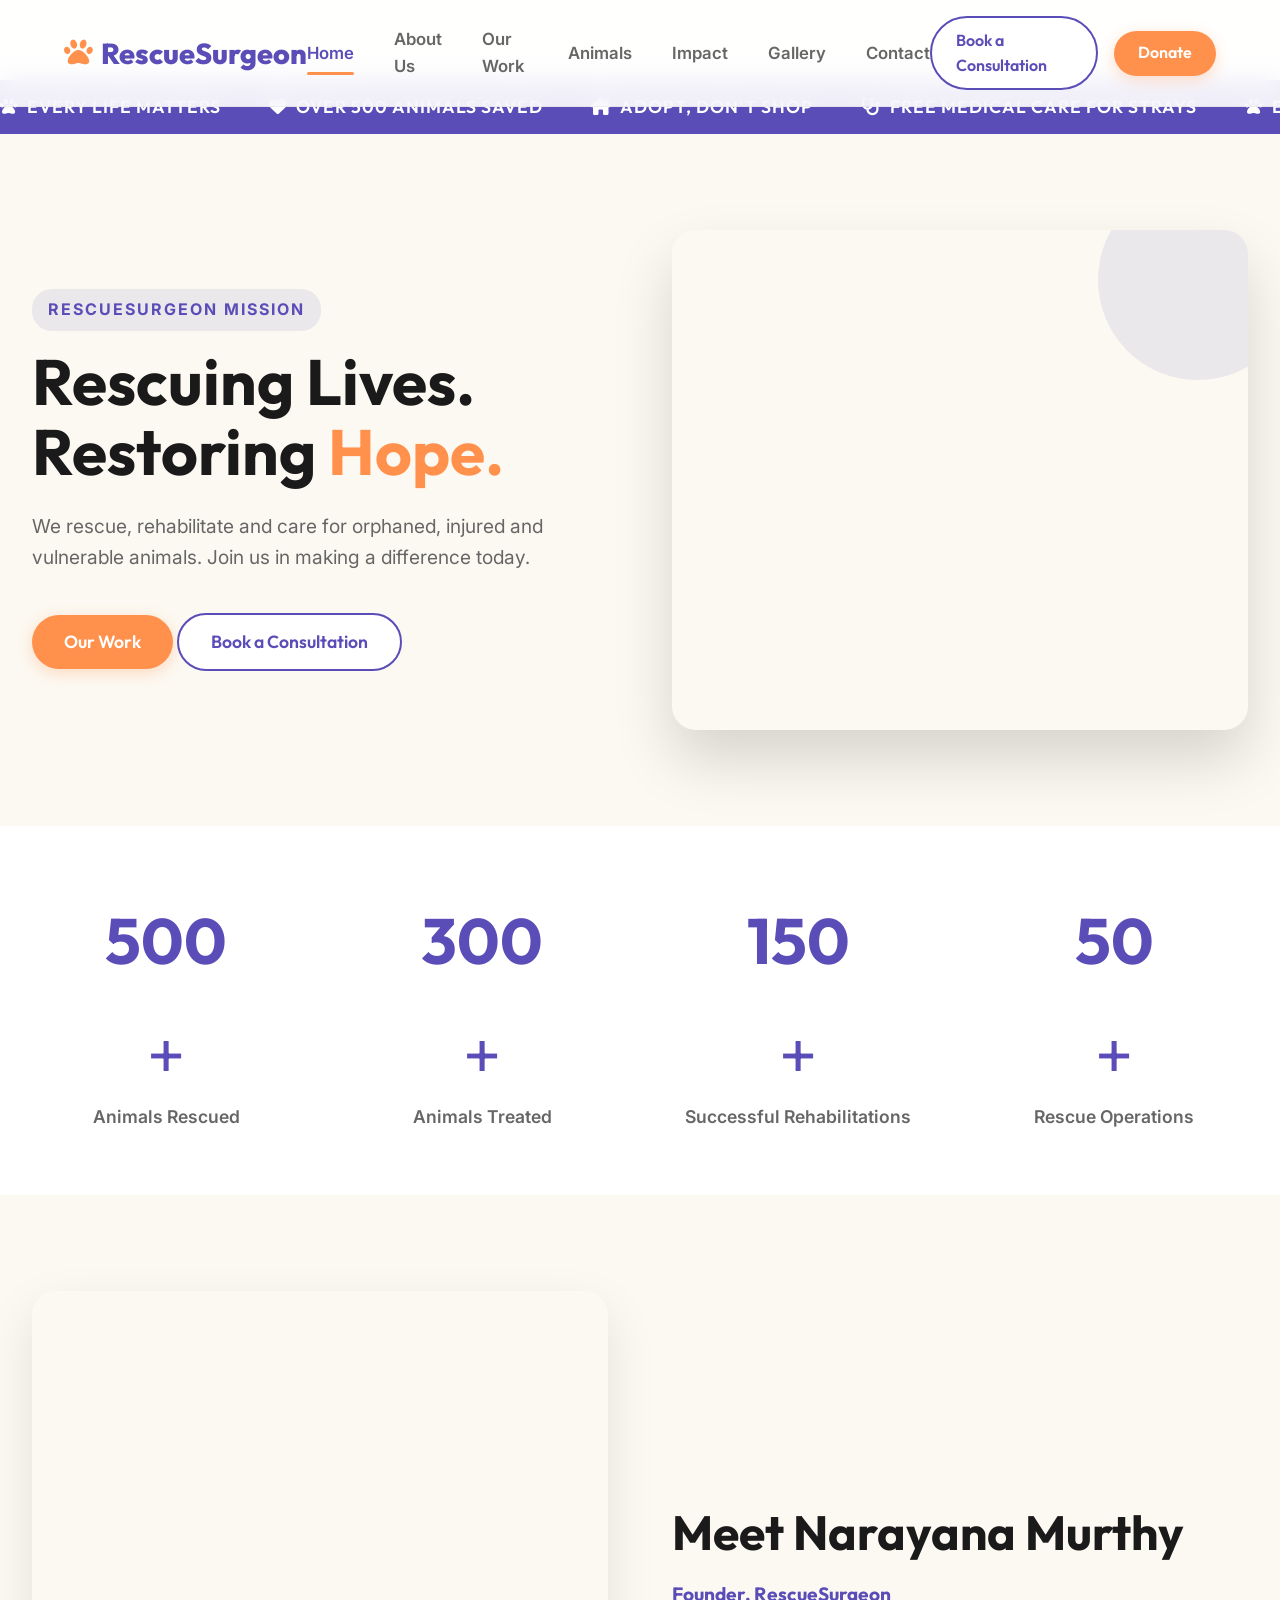
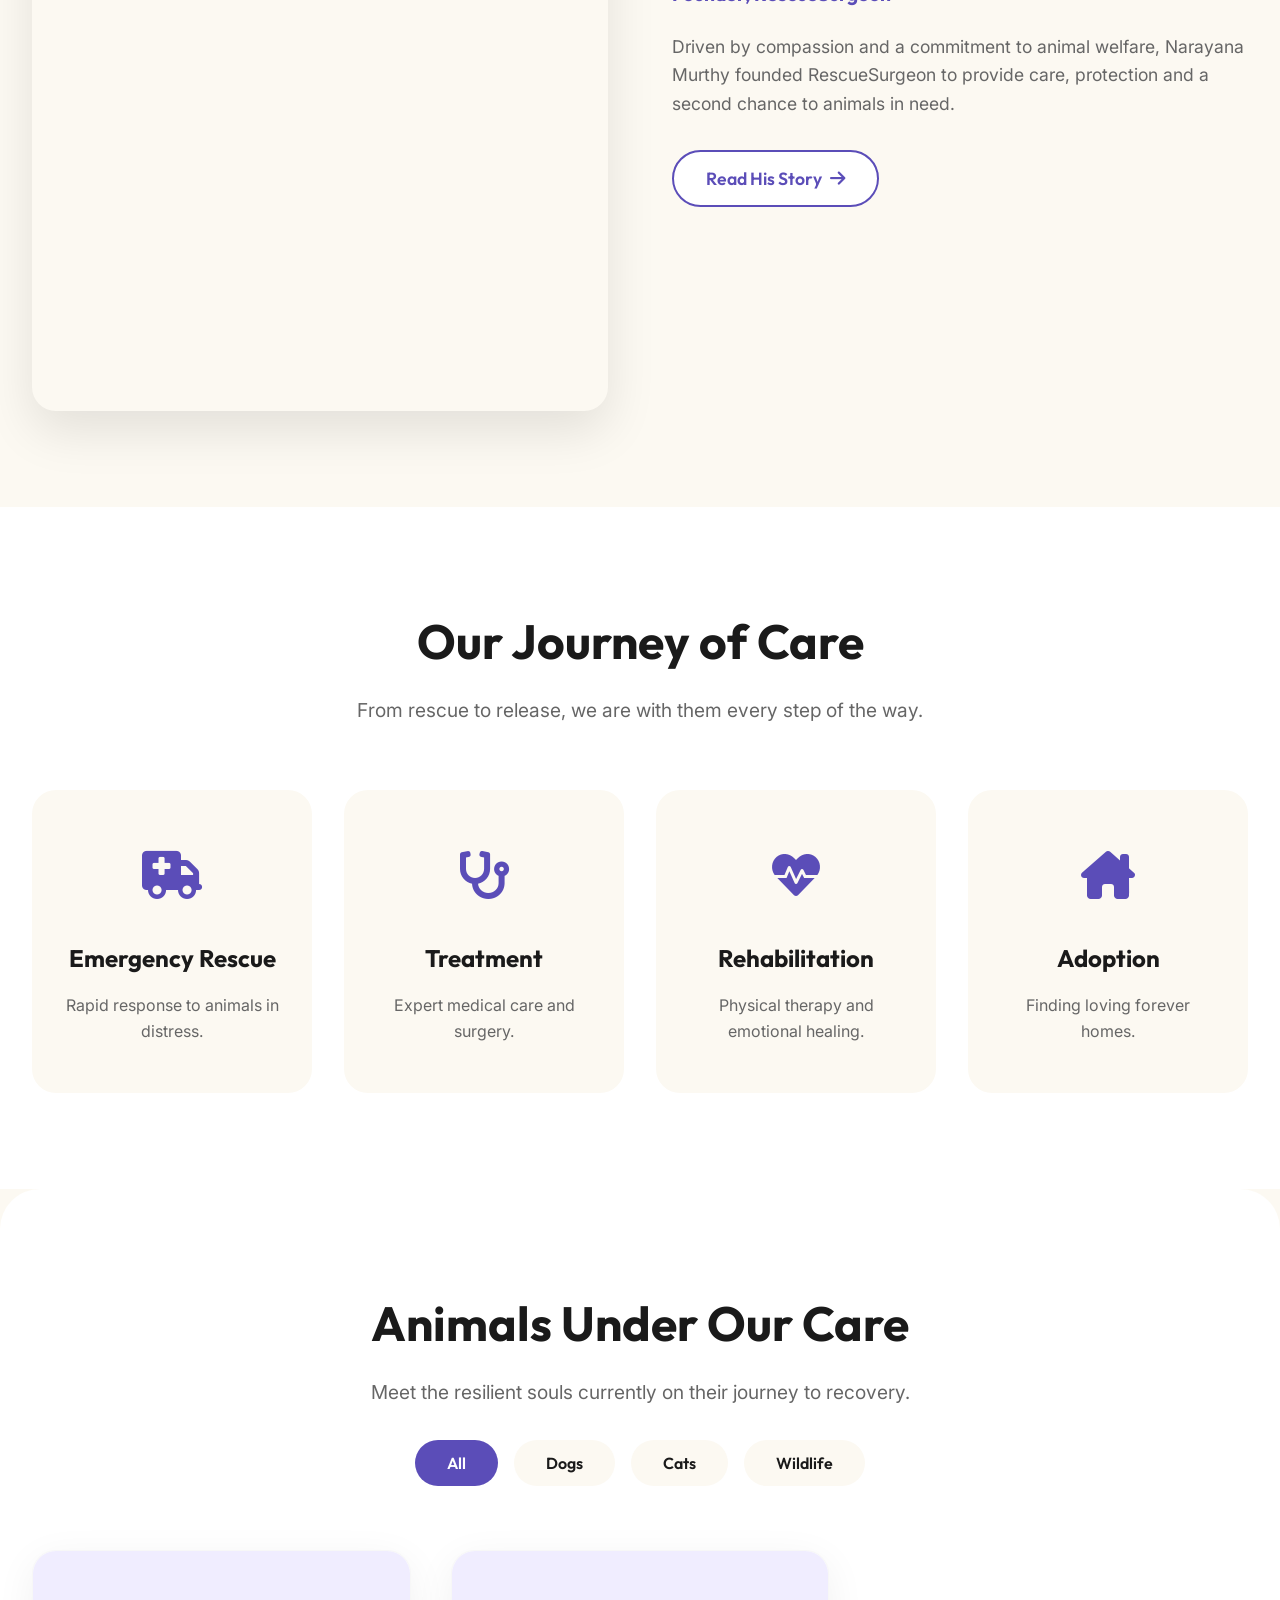
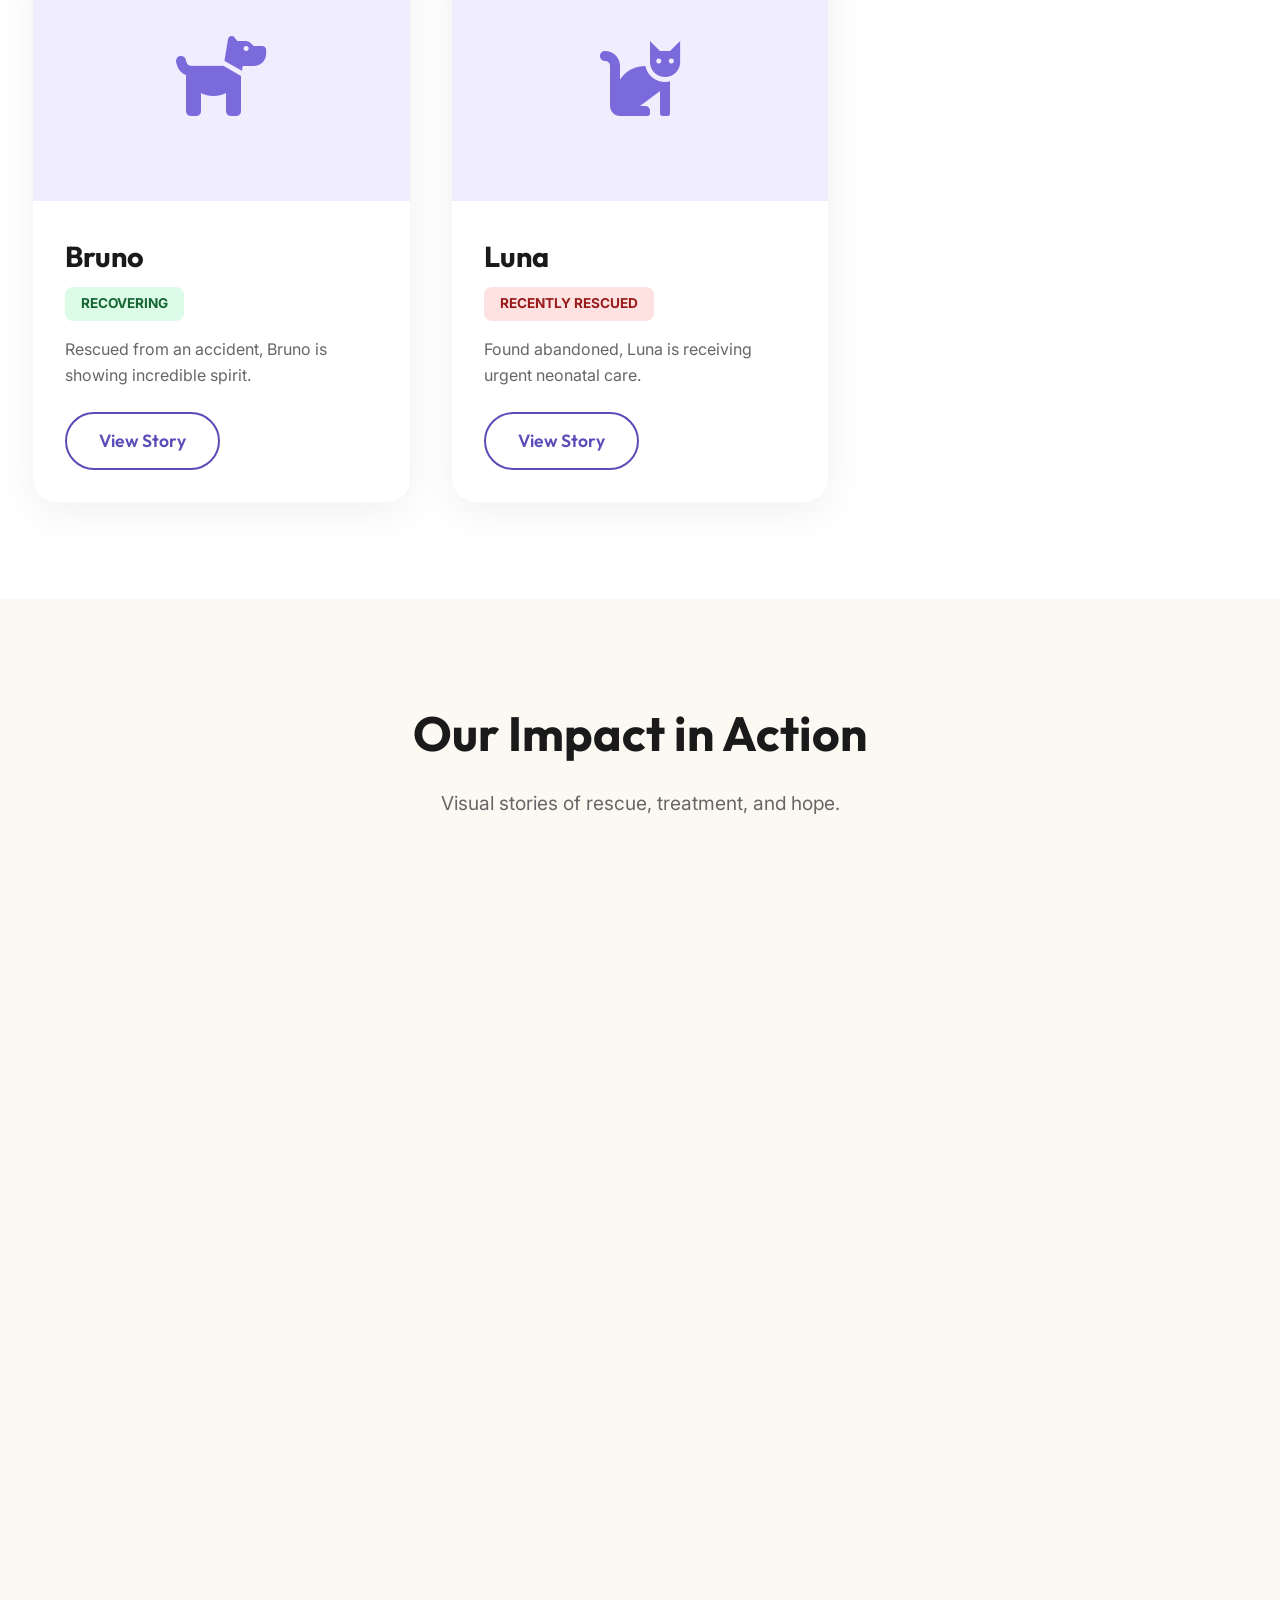
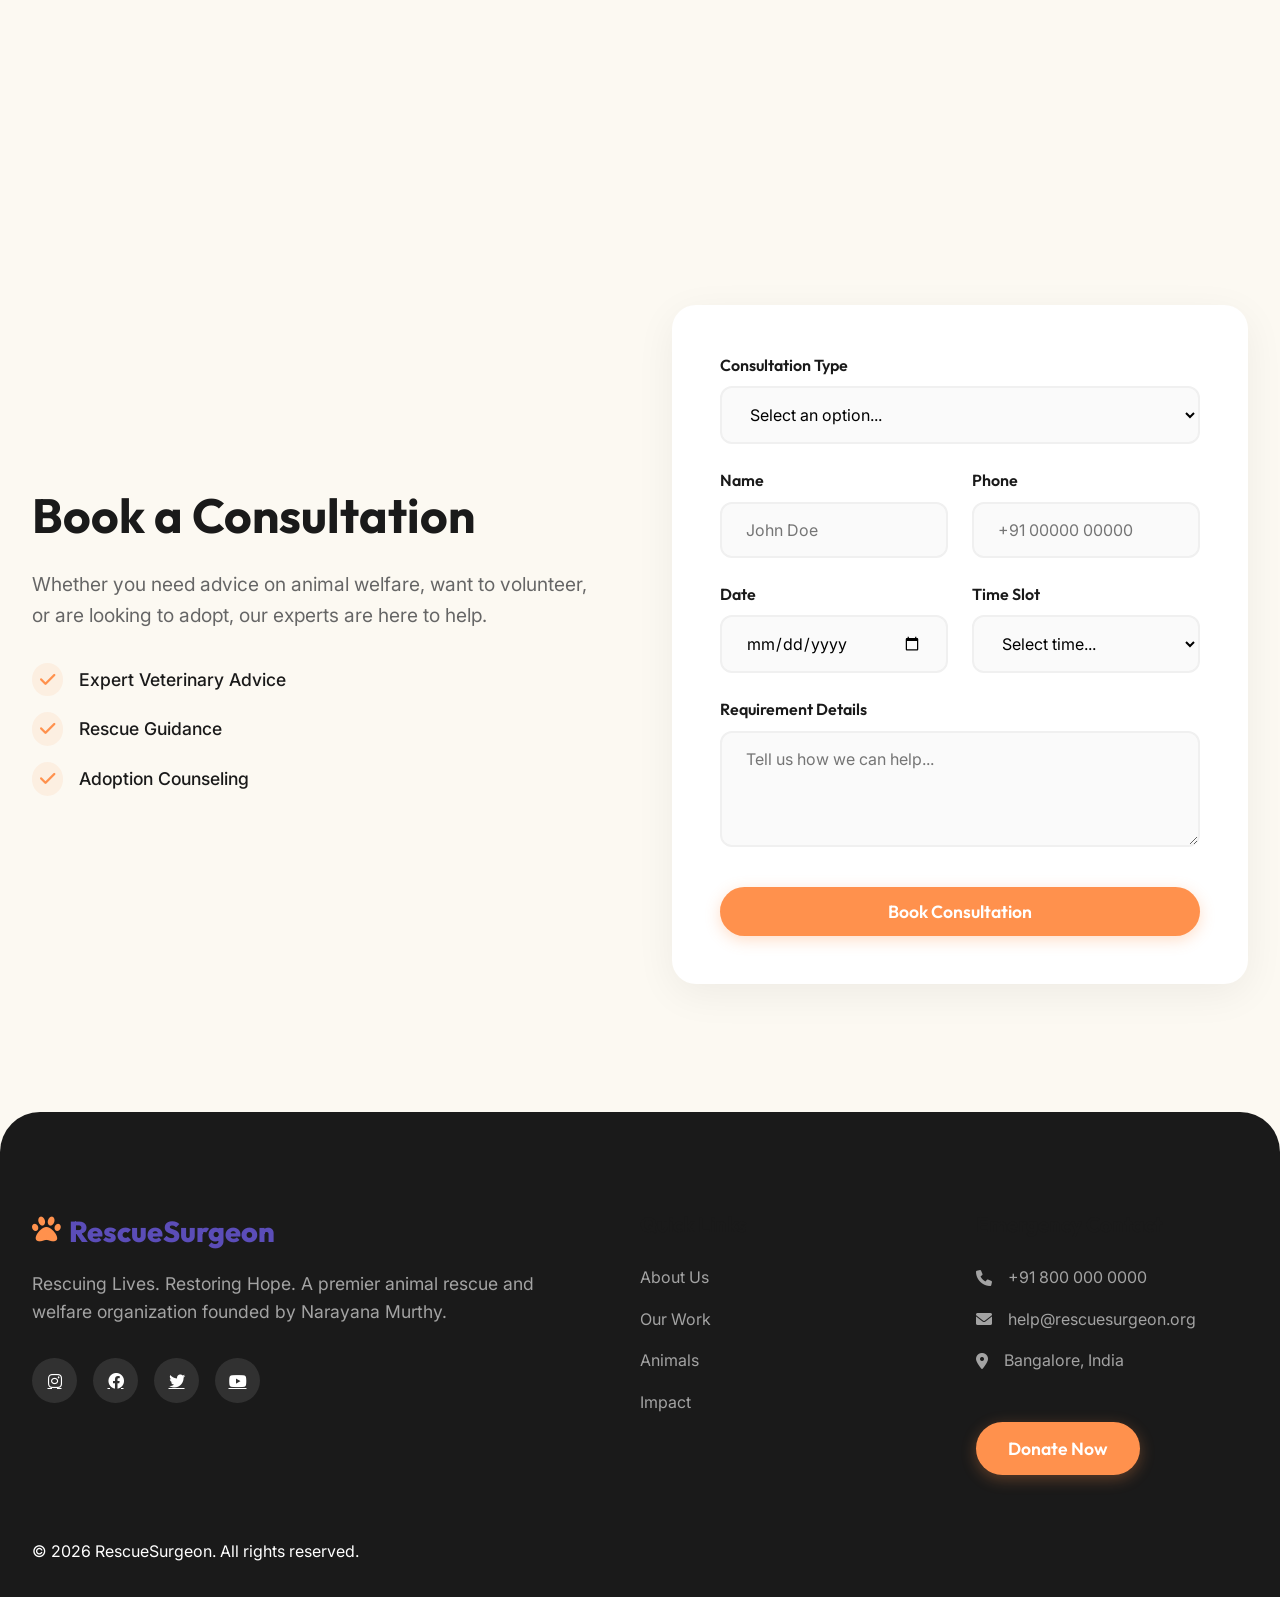
<file: index.html>
<!DOCTYPE html>
<html lang="en">
<head>
    <meta charset="UTF-8">
    <meta name="viewport" content="width=device-width, initial-scale=1.0">
    <title>RescueSurgeon | Rescuing Lives. Restoring Hope.</title>
    <meta name="description" content="RescueSurgeon, led by Narayana Murthy, is dedicated to rescuing, rehabilitating, and caring for orphaned, injured, and vulnerable animals.">
    <link rel="stylesheet" href="style.css">
    <link rel="preconnect" href="https://fonts.googleapis.com">
    <link rel="preconnect" href="https://fonts.gstatic.com" crossorigin>
    <link href="https://fonts.googleapis.com/css2?family=Outfit:wght@300;400;500;600;700;800&family=Inter:wght@300;400;500;600&display=swap" rel="stylesheet">
    <link href="https://cdnjs.cloudflare.com/ajax/libs/font-awesome/6.0.0/css/all.min.css" rel="stylesheet">
</head>
<body>

    <!-- Navigation -->
    <nav class="navbar">
        <div class="nav-container">
            <a href="#" class="logo">
                <i class="fa-solid fa-paw"></i> RescueSurgeon
            </a>
            
            <div class="nav-links">
                <a href="#home" class="active">Home</a>
                <a href="#about">About Us</a>
                <a href="#work">Our Work</a>
                <a href="#animals">Animals</a>
                <a href="#impact">Impact</a>
                <a href="#gallery">Gallery</a>
                <a href="#contact">Contact</a>
            </div>

            <div class="nav-actions">
                <a href="#consultation" class="btn btn-outline">Book a Consultation</a>
                <a href="#donate" class="btn btn-primary">Donate</a>
            </div>

            <button class="mobile-menu-btn">
                <i class="fa-solid fa-bars"></i>
            </button>
        </div>
    </nav>

    <!-- Scrolling Marquee -->
    <div class="marquee-container">
        <div class="marquee-content">
            <span><i class="fa-solid fa-paw"></i> Every life matters</span>
            <span><i class="fa-solid fa-heart"></i> Over 500 animals saved</span>
            <span><i class="fa-solid fa-house-chimney"></i> Adopt, Don't Shop</span>
            <span><i class="fa-solid fa-stethoscope"></i> Free medical care for strays</span>
            <!-- Duplicated for seamless loop -->
            <span><i class="fa-solid fa-paw"></i> Every life matters</span>
            <span><i class="fa-solid fa-heart"></i> Over 500 animals saved</span>
            <span><i class="fa-solid fa-house-chimney"></i> Adopt, Don't Shop</span>
            <span><i class="fa-solid fa-stethoscope"></i> Free medical care for strays</span>
        </div>
    </div>

    <!-- Hero Section -->
    <section id="home" class="hero">
        <div class="hero-content">
            <span class="hero-subtitle">RescueSurgeon Mission</span>
            <h1 class="hero-title">Rescuing Lives.<br>Restoring <span>Hope.</span></h1>
            <p class="hero-desc">We rescue, rehabilitate and care for orphaned, injured and vulnerable animals. Join us in making a difference today.</p>
            <div class="hero-cta">
                <a href="#work" class="btn btn-primary">Our Work</a>
                <a href="#consultation" class="btn btn-outline">Book a Consultation</a>
            </div>
        </div>
        <div class="hero-image-placeholder" style="background: url('https://images.unsplash.com/photo-1548199973-03cce0bbc87b?ixlib=rb-4.0.3&auto=format&fit=crop&w=1000&q=80') center/cover; box-shadow: 0 30px 60px rgba(0,0,0,0.15);">
        </div>
    </section>

    <!-- Impact Counters Section -->
    <section class="stats-section">
        <div class="stats-container">
            <div class="stat-box">
                <h3 class="counter" data-target="500">0</h3><span>+</span>
                <p>Animals Rescued</p>
            </div>
            <div class="stat-box">
                <h3 class="counter" data-target="300">0</h3><span>+</span>
                <p>Animals Treated</p>
            </div>
            <div class="stat-box">
                <h3 class="counter" data-target="150">0</h3><span>+</span>
                <p>Successful Rehabilitations</p>
            </div>
            <div class="stat-box">
                <h3 class="counter" data-target="50">0</h3><span>+</span>
                <p>Rescue Operations</p>
            </div>
        </div>
    </section>

    <!-- Founder Section -->
    <section id="about" class="founder-section">
        <div class="founder-container">
            <div class="founder-image">
                <div class="image-placeholder" style="background: url('https://images.unsplash.com/photo-1560250097-0b93528c311a?ixlib=rb-4.0.3&auto=format&fit=crop&w=800&q=80') center/cover; box-shadow: 0 20px 50px rgba(0,0,0,0.1);"></div>
            </div>
            <div class="founder-content">
                <h2>Meet Narayana Murthy</h2>
                <h4>Founder, RescueSurgeon</h4>
                <p>Driven by compassion and a commitment to animal welfare, Narayana Murthy founded RescueSurgeon to provide care, protection and a second chance to animals in need.</p>
                <a href="#founder-story" class="btn btn-outline">Read His Story <i class="fa-solid fa-arrow-right"></i></a>
            </div>
        </div>
    </section>

    <!-- Our Work Section Preview -->
    <section id="work" class="work-section">
        <div class="section-header">
            <h2>Our Journey of Care</h2>
            <p>From rescue to release, we are with them every step of the way.</p>
        </div>
        <div class="work-categories">
            <div class="work-card">
                <div class="work-icon"><i class="fa-solid fa-truck-medical"></i></div>
                <h3>Emergency Rescue</h3>
                <p>Rapid response to animals in distress.</p>
            </div>
            <div class="work-card">
                <div class="work-icon"><i class="fa-solid fa-stethoscope"></i></div>
                <h3>Treatment</h3>
                <p>Expert medical care and surgery.</p>
            </div>
            <div class="work-card">
                <div class="work-icon"><i class="fa-solid fa-heart-pulse"></i></div>
                <h3>Rehabilitation</h3>
                <p>Physical therapy and emotional healing.</p>
            </div>
            <div class="work-card">
                <div class="work-icon"><i class="fa-solid fa-house-chimney"></i></div>
                <h3>Adoption</h3>
                <p>Finding loving forever homes.</p>
            </div>
        </div>
    </section>

    <!-- Animals Section -->
    <section id="animals" class="animals-section">
        <div class="section-header">
            <h2>Animals Under Our Care</h2>
            <p>Meet the resilient souls currently on their journey to recovery.</p>
            <div class="animal-filters">
                <button class="filter-btn active" data-filter="all">All</button>
                <button class="filter-btn" data-filter="dogs">Dogs</button>
                <button class="filter-btn" data-filter="cats">Cats</button>
                <button class="filter-btn" data-filter="wildlife">Wildlife</button>
            </div>
        </div>
        
        <div class="animals-grid" id="animals-container">
            <!-- Animals will be loaded dynamically here via API -->
            <div class="animal-card" data-category="dogs">
                <div class="animal-img placeholder-img"><i class="fa-solid fa-dog"></i></div>
                <div class="animal-info">
                    <h3>Bruno</h3>
                    <span class="status recovering">Recovering</span>
                    <p>Rescued from an accident, Bruno is showing incredible spirit.</p>
                    <a href="#" class="btn btn-outline btn-small">View Story</a>
                </div>
            </div>
            
            <div class="animal-card" data-category="cats">
                <div class="animal-img placeholder-img"><i class="fa-solid fa-cat"></i></div>
                <div class="animal-info">
                    <h3>Luna</h3>
                    <span class="status rescued">Recently Rescued</span>
                    <p>Found abandoned, Luna is receiving urgent neonatal care.</p>
                    <a href="#" class="btn btn-outline btn-small">View Story</a>
                </div>
            </div>
        </div>
    </section>

    <!-- Gallery Section -->
    <section id="gallery" class="gallery-section">
         <div class="section-header">
            <h2>Our Impact in Action</h2>
            <p>Visual stories of rescue, treatment, and hope.</p>
        </div>
        <div class="masonry-gallery">
            <div class="gallery-item large" style="background: url('https://images.unsplash.com/photo-1543466835-00a7907e9de1?ixlib=rb-4.0.3&auto=format&fit=crop&w=800&q=80') center/cover;"></div>
            <div class="gallery-item" style="background: url('https://images.unsplash.com/photo-1514888286974-6c03e2ca1dba?ixlib=rb-4.0.3&auto=format&fit=crop&w=500&q=80') center/cover;"></div>
            <div class="gallery-item" style="background: url('https://images.unsplash.com/photo-1601758177266-bc59971939ed?ixlib=rb-4.0.3&auto=format&fit=crop&w=500&q=80') center/cover;"></div>
            <div class="gallery-item" style="background: url('https://images.unsplash.com/photo-1541364983171-a8ba01e95cfc?ixlib=rb-4.0.3&auto=format&fit=crop&w=500&q=80') center/cover;"></div>
            <div class="gallery-item wide" style="background: url('https://images.unsplash.com/photo-1583337130417-3346a1be7dee?ixlib=rb-4.0.3&auto=format&fit=crop&w=1000&q=80') center/cover;"></div>
        </div>
    </section>

    <!-- Consultation Booking -->
    <section id="consultation" class="booking-section">
        <div class="booking-container">
            <div class="booking-info">
                <h2>Book a Consultation</h2>
                <p>Whether you need advice on animal welfare, want to volunteer, or are looking to adopt, our experts are here to help.</p>
                <ul class="booking-benefits">
                    <li><i class="fa-solid fa-check"></i> Expert Veterinary Advice</li>
                    <li><i class="fa-solid fa-check"></i> Rescue Guidance</li>
                    <li><i class="fa-solid fa-check"></i> Adoption Counseling</li>
                </ul>
            </div>
            <div class="booking-form-wrapper">
                <form id="booking-form" class="styled-form">
                    <div class="form-group">
                        <label>Consultation Type</label>
                        <select required>
                            <option value="">Select an option...</option>
                            <option value="rescue">Animal Rescue Consultation</option>
                            <option value="adoption">Adoption Consultation</option>
                            <option value="volunteer">Volunteer Consultation</option>
                            <option value="general">General Consultation</option>
                        </select>
                    </div>
                    <div class="form-row">
                        <div class="form-group">
                            <label>Name</label>
                            <input type="text" required placeholder="John Doe">
                        </div>
                        <div class="form-group">
                            <label>Phone</label>
                            <input type="tel" required placeholder="+91 00000 00000">
                        </div>
                    </div>
                    <div class="form-row">
                        <div class="form-group">
                            <label>Date</label>
                            <input type="date" required>
                        </div>
                        <div class="form-group">
                            <label>Time Slot</label>
                            <select required>
                                <option value="">Select time...</option>
                                <option value="10:00">10:00 AM</option>
                                <option value="11:30">11:30 AM</option>
                                <option value="14:00">2:00 PM</option>
                                <option value="16:30">4:30 PM</option>
                            </select>
                        </div>
                    </div>
                    <div class="form-group">
                        <label>Requirement Details</label>
                        <textarea rows="4" required placeholder="Tell us how we can help..."></textarea>
                    </div>
                    <button type="submit" class="btn btn-primary btn-full">Book Consultation</button>
                </form>
            </div>
        </div>
    </section>

    <!-- Footer -->
    <footer class="site-footer">
        <div class="footer-content">
            <div class="footer-brand">
                <a href="#" class="logo text-white">
                    <i class="fa-solid fa-paw"></i> RescueSurgeon
                </a>
                <p>Rescuing Lives. Restoring Hope. A premier animal rescue and welfare organization founded by Narayana Murthy.</p>
                <div class="social-links">
                    <a href="#"><i class="fa-brands fa-instagram"></i></a>
                    <a href="#"><i class="fa-brands fa-facebook"></i></a>
                    <a href="#"><i class="fa-brands fa-twitter"></i></a>
                    <a href="#"><i class="fa-brands fa-youtube"></i></a>
                </div>
            </div>
            <div class="footer-links">
                <h3>Quick Links</h3>
                <a href="#about">About Us</a>
                <a href="#work">Our Work</a>
                <a href="#animals">Animals</a>
                <a href="#impact">Impact</a>
            </div>
            <div class="footer-contact">
                <h3>Emergency Contact</h3>
                <p><i class="fa-solid fa-phone"></i> +91 800 000 0000</p>
                <p><i class="fa-solid fa-envelope"></i> help@rescuesurgeon.org</p>
                <p><i class="fa-solid fa-location-dot"></i> Bangalore, India</p>
                <a href="#donate" class="btn btn-primary mt-3">Donate Now</a>
            </div>
        </div>
        <div class="footer-bottom">
            <p>&copy; 2026 RescueSurgeon. All rights reserved.</p>
        </div>
    </footer>

    <script src="script.js"></script>
</body>
</html>
</file>
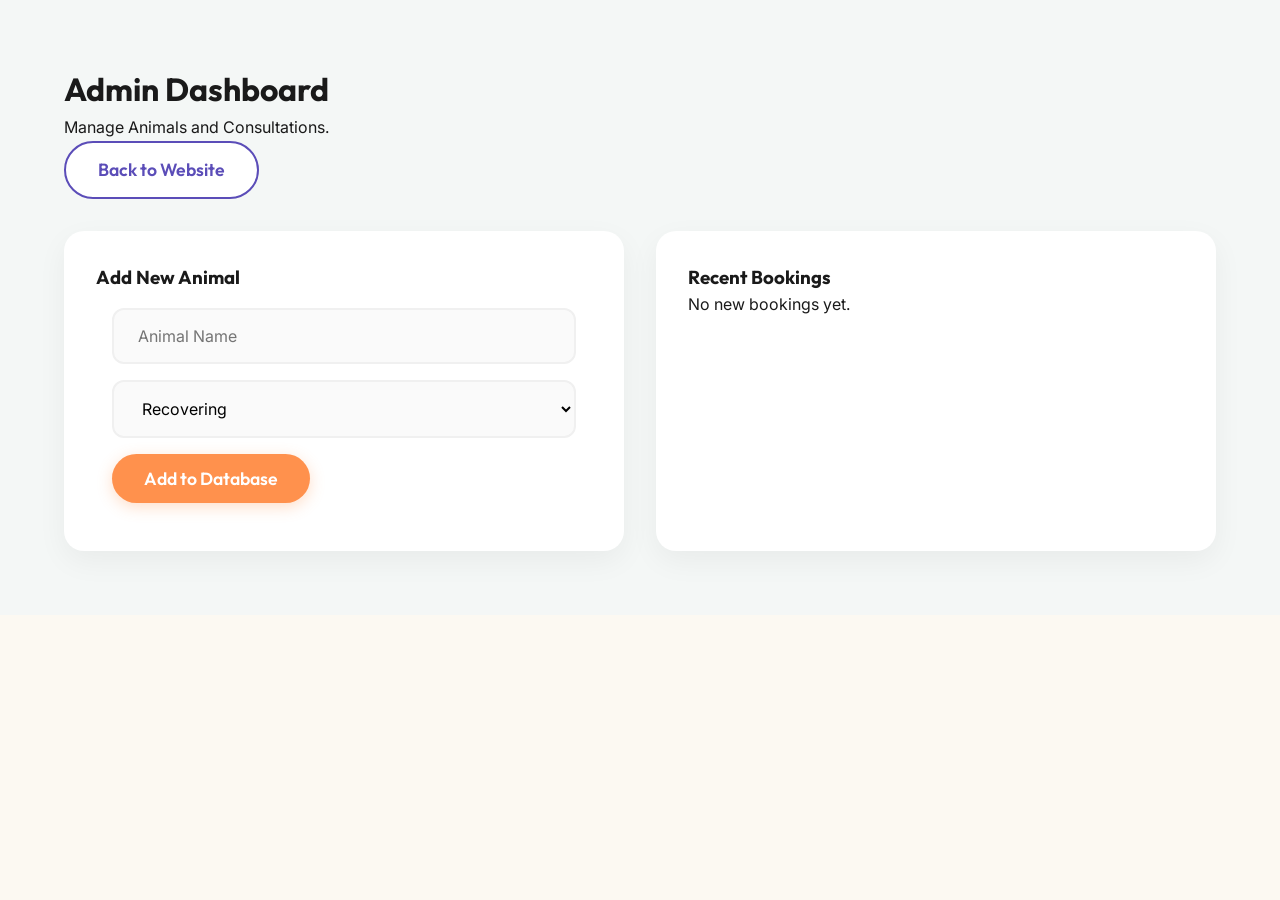
<file: admin.html>
<!DOCTYPE html>
<html lang="en">
<head>
    <meta charset="UTF-8">
    <title>RescueSurgeon | Admin Dashboard</title>
    <link rel="stylesheet" href="style.css">
    <link href="https://fonts.googleapis.com/css2?family=Outfit:wght@400;600&family=Inter:wght@400;500&display=swap" rel="stylesheet">
    <style>
        body { padding: 4rem; background: #f4f7f6; }
        .admin-header { margin-bottom: 2rem; }
        .dashboard-grid { display: grid; grid-template-columns: 1fr 1fr; gap: 2rem; }
        .card { background: white; padding: 2rem; border-radius: 20px; box-shadow: 0 10px 30px rgba(0,0,0,0.05); }
    </style>
</head>
<body>
    <div class="admin-header">
        <h1>Admin Dashboard</h1>
        <p>Manage Animals and Consultations.</p>
        <a href="index.html" class="btn btn-outline">Back to Website</a>
    </div>
    
    <div class="dashboard-grid">
        <div class="card">
            <h3>Add New Animal</h3>
            <form class="styled-form" style="padding: 1rem; box-shadow: none;">
                <input type="text" placeholder="Animal Name" style="margin-bottom:1rem;"><br>
                <select style="margin-bottom:1rem;">
                    <option>Recovering</option>
                    <option>Adopted</option>
                </select><br>
                <button class="btn btn-primary" type="button">Add to Database</button>
            </form>
        </div>
        <div class="card">
            <h3>Recent Bookings</h3>
            <p>No new bookings yet.</p>
        </div>
    </div>
</body>
</html>
</file>
<file: style.css>
:root {
    /* Supertails Inspired Color Palette */
    --primary-color: #5b4db8; /* Vibrant Purple/Blue */
    --primary-light: #7a6adb;
    --accent-color: #ff914d; /* Playful Orange */
    --accent-light: #ffb382;
    --bg-main: #fcf9f2; /* Soft warm off-white */
    --bg-white: #ffffff;
    --text-main: #1a1a1a;
    --text-muted: #666666;
    --text-light: #ffffff;
    
    --font-heading: 'Outfit', sans-serif;
    --font-body: 'Inter', sans-serif;

    --transition: all 0.3s cubic-bezier(0.25, 0.8, 0.25, 1);
    --shadow-soft: 0 10px 40px rgba(0,0,0,0.06);
    --border-radius-lg: 24px;
    --border-radius-pill: 50px;
}

* {
    margin: 0;
    padding: 0;
    box-sizing: border-box;
}

html {
    scroll-behavior: smooth;
    background-color: var(--bg-main);
}

body {
    font-family: var(--font-body);
    color: var(--text-main);
    background-color: var(--bg-main);
    line-height: 1.6;
    overflow-x: hidden;
}

h1, h2, h3, h4, h5, h6 {
    font-family: var(--font-heading);
    font-weight: 700;
    color: var(--text-main);
}

/* --- Buttons --- */
.btn {
    display: inline-flex;
    align-items: center;
    justify-content: center;
    padding: 0.8rem 2rem;
    font-family: var(--font-heading);
    font-weight: 600;
    border-radius: var(--border-radius-pill);
    text-decoration: none;
    transition: var(--transition);
    cursor: pointer;
    border: none;
    font-size: 1.1rem;
    gap: 0.5rem;
}

.btn-primary {
    background-color: var(--accent-color);
    color: var(--bg-white);
    box-shadow: 0 4px 15px rgba(255, 145, 77, 0.3);
}

.btn-primary:hover {
    background-color: #f07e37;
    transform: translateY(-3px);
    box-shadow: 0 8px 25px rgba(255, 145, 77, 0.4);
}

.btn-outline {
    background-color: var(--bg-white);
    color: var(--primary-color);
    border: 2px solid var(--primary-color);
}

.btn-outline:hover {
    background-color: var(--primary-color);
    color: var(--bg-white);
}

/* --- Navigation --- */
.navbar {
    position: fixed;
    top: 0;
    left: 0;
    width: 100%;
    z-index: 1000;
    background: rgba(255, 255, 255, 0.9);
    backdrop-filter: blur(12px);
    -webkit-backdrop-filter: blur(12px);
    border-bottom: 1px solid rgba(0,0,0,0.05);
    transition: var(--transition);
    padding: 1rem 0;
    box-shadow: 0 4px 30px rgba(0, 0, 0, 0.03);
}

.nav-container {
    max-width: 1400px;
    margin: 0 auto;
    padding: 0 2rem;
    display: flex;
    justify-content: space-between;
    align-items: center;
}

.logo {
    font-family: var(--font-heading);
    font-size: 1.8rem;
    font-weight: 800;
    color: var(--primary-color);
    text-decoration: none;
    display: flex;
    align-items: center;
    gap: 0.5rem;
}

.logo i {
    color: var(--accent-color);
}

.nav-links {
    display: flex;
    gap: 2.5rem;
    align-items: center;
}

.nav-links a {
    text-decoration: none;
    color: var(--text-muted);
    font-weight: 600;
    font-size: 1.05rem;
    transition: var(--transition);
    padding: 0.5rem 0;
    position: relative;
}

.nav-links a::after {
    content: '';
    position: absolute;
    bottom: 0;
    left: 0;
    width: 0;
    height: 3px;
    background-color: var(--accent-color);
    border-radius: 2px;
    transition: var(--transition);
}

.nav-links a:hover, .nav-links a.active {
    color: var(--primary-color);
}

.nav-links a:hover::after, .nav-links a.active::after {
    width: 100%;
}

.nav-actions {
    display: flex;
    gap: 1rem;
    align-items: center;
}

/* Adjust button padding slightly for navbar */
.nav-actions .btn {
    padding: 0.6rem 1.5rem;
    font-size: 1rem;
}

.mobile-menu-btn {
    display: none; /* Hide on desktop */
    background: none;
    border: none;
    font-size: 1.5rem;
    color: var(--primary-color);
    cursor: pointer;
}

@media (max-width: 1100px) {
    .nav-links { display: none; }
    .nav-actions { display: none; }
    .mobile-menu-btn { display: block; }
}

/* --- Marquee (Scrolling Ticker) --- */
.marquee-container {
    background-color: var(--primary-color);
    color: var(--bg-white);
    padding: 0.8rem 0;
    overflow: hidden;
    position: relative;
    white-space: nowrap;
    display: flex;
    margin-top: 80px; /* Offset for fixed nav */
}

.marquee-content {
    display: inline-flex;
    animation: marquee 20s linear infinite;
    gap: 3rem;
}

.marquee-content span {
    font-family: var(--font-heading);
    font-weight: 600;
    font-size: 1.1rem;
    text-transform: uppercase;
    letter-spacing: 1px;
    display: flex;
    align-items: center;
    gap: 0.5rem;
}

@keyframes marquee {
    0% { transform: translateX(0); }
    100% { transform: translateX(-50%); }
}

/* --- Hero Section --- */
.hero {
    padding: 6rem 2rem;
    max-width: 1300px;
    margin: 0 auto;
    display: flex;
    align-items: center;
    justify-content: space-between;
    background-color: var(--bg-main);
    border-radius: var(--border-radius-lg);
}

.hero-content {
    flex: 1;
    max-width: 600px;
}

.hero-subtitle {
    color: var(--primary-color);
    font-weight: 700;
    letter-spacing: 2px;
    text-transform: uppercase;
    margin-bottom: 1rem;
    display: inline-block;
    background: rgba(91, 77, 184, 0.1);
    padding: 0.5rem 1rem;
    border-radius: 20px;
}

.hero-title {
    font-size: 4rem;
    line-height: 1.1;
    margin-bottom: 1.5rem;
    color: var(--text-main);
}

.hero-title span {
    color: var(--accent-color);
}

.hero-desc {
    font-size: 1.2rem;
    margin-bottom: 2.5rem;
    color: var(--text-muted);
}

.hero-image-placeholder {
    flex: 1;
    height: 500px;
    background: #ffebc2;
    border-radius: var(--border-radius-lg);
    display: flex;
    align-items: center;
    justify-content: center;
    font-size: 8rem;
    color: var(--accent-color);
    box-shadow: var(--shadow-soft);
    margin-left: 4rem;
    position: relative;
    overflow: hidden;
}
.hero-image-placeholder::after {
    content: '';
    position: absolute;
    width: 200px;
    height: 200px;
    background: var(--primary-color);
    border-radius: 50%;
    top: -50px;
    right: -50px;
    opacity: 0.1;
}

/* --- Animals Section --- */
.animals-section {
    padding: 6rem 2rem;
    background-color: var(--bg-white);
    border-radius: 40px 40px 0 0;
}

.section-header {
    text-align: center;
    margin-bottom: 4rem;
}

.section-header h2 {
    font-size: 3rem;
    margin-bottom: 1rem;
}

.section-header p {
    color: var(--text-muted);
    font-size: 1.2rem;
}

.animal-filters {
    display: flex;
    justify-content: center;
    gap: 1rem;
    margin-top: 2rem;
}

.filter-btn {
    padding: 0.8rem 2rem;
    border: none;
    background: var(--bg-main);
    color: var(--text-main);
    border-radius: var(--border-radius-pill);
    font-family: var(--font-heading);
    font-weight: 600;
    cursor: pointer;
    transition: var(--transition);
    font-size: 1rem;
}

.filter-btn.active, .filter-btn:hover {
    background: var(--primary-color);
    color: var(--bg-white);
}

.animals-grid {
    max-width: 1300px;
    margin: 0 auto;
    display: grid;
    grid-template-columns: repeat(auto-fill, minmax(320px, 1fr));
    gap: 2.5rem;
}

.animal-card {
    background: var(--bg-white);
    border-radius: var(--border-radius-lg);
    overflow: hidden;
    box-shadow: var(--shadow-soft);
    transition: var(--transition);
    border: 1px solid rgba(0,0,0,0.03);
}

.animal-card:hover {
    transform: translateY(-10px);
    box-shadow: 0 20px 50px rgba(0,0,0,0.1);
}

.animal-img {
    height: 250px;
    background-color: #f0edff;
    display: flex;
    align-items: center;
    justify-content: center;
    font-size: 5rem;
    color: var(--primary-light);
}

.animal-info {
    padding: 2rem;
}

.animal-info h3 {
    font-size: 1.8rem;
    margin-bottom: 0.5rem;
}

.status {
    display: inline-block;
    padding: 0.4rem 1rem;
    border-radius: 8px;
    font-size: 0.85rem;
    font-weight: 700;
    text-transform: uppercase;
    margin-bottom: 1rem;
}

.status.recovering { background: #dcfce7; color: #166534; }
.status.rescued { background: #fee2e2; color: #991b1b; }

.animal-info p {
    color: var(--text-muted);
    margin-bottom: 1.5rem;
}

/* --- Stats Section --- */
.stats-section {
    padding: 6rem 2rem;
    background-color: var(--primary-color);
    color: var(--bg-white);
}

.stats-container {
    max-width: 1300px;
    margin: 0 auto;
    display: grid;
    grid-template-columns: repeat(4, 1fr);
    gap: 3rem;
    text-align: center;
}

.stat-box h3 {
    font-size: 4rem;
    color: var(--bg-white);
    margin-bottom: 0.5rem;
}

.stat-box span {
    font-size: 4rem;
    color: var(--accent-color);
}

.stat-box p {
    color: rgba(255,255,255,0.8);
    font-weight: 600;
    font-size: 1.1rem;
}

/* --- Booking Section --- */
.booking-section {
    padding: 8rem 2rem;
    background-color: var(--bg-main);
}

.booking-container {
    max-width: 1300px;
    margin: 0 auto;
    display: grid;
    grid-template-columns: 1fr 1fr;
    gap: 4rem;
    align-items: center;
}

.booking-info h2 {
    font-size: 3rem;
    margin-bottom: 1rem;
    color: var(--text-main);
}

.booking-info p {
    font-size: 1.2rem;
    color: var(--text-muted);
    margin-bottom: 2rem;
}

.booking-benefits {
    list-style: none;
    padding: 0;
}

.booking-benefits li {
    font-size: 1.1rem;
    margin-bottom: 1rem;
    display: flex;
    align-items: center;
    gap: 1rem;
    font-weight: 500;
}

.booking-benefits li i {
    color: var(--accent-color);
    background: rgba(255, 145, 77, 0.1);
    padding: 0.5rem;
    border-radius: 50%;
}

.styled-form {
    background: var(--bg-white);
    padding: 3rem;
    border-radius: var(--border-radius-lg);
    box-shadow: var(--shadow-soft);
}

.form-group {
    margin-bottom: 1.5rem;
    display: flex;
    flex-direction: column;
}

.form-group label {
    font-family: var(--font-heading);
    font-weight: 600;
    margin-bottom: 0.5rem;
    color: var(--text-main);
}

.form-row {
    display: grid;
    grid-template-columns: 1fr 1fr;
    gap: 1.5rem;
}

.styled-form input, .styled-form select, .styled-form textarea {
    width: 100%;
    padding: 1rem 1.5rem;
    border: 2px solid #f0f0f0;
    border-radius: 12px;
    font-family: var(--font-body);
    font-size: 1rem;
    transition: var(--transition);
    background: #fafafa;
}

.styled-form input:focus, .styled-form select:focus, .styled-form textarea:focus {
    border-color: var(--primary-color);
    background: var(--bg-white);
    outline: none;
}

.btn-full {
    width: 100%;
    margin-top: 1rem;
}

/* --- Footer --- */
.site-footer {
    background-color: #1a1a1a;
    color: #ffffff;
    padding: 6rem 2rem 2rem;
    border-radius: 40px 40px 0 0;
}

.footer-content {
    max-width: 1300px;
    margin: 0 auto;
    display: grid;
    grid-template-columns: 2fr 1fr 1fr;
    gap: 4rem;
    margin-bottom: 4rem;
}

.footer-brand p {
    color: #a3a3a3;
    margin-top: 1rem;
    font-size: 1.1rem;
}

@media (max-width: 992px) {
    .hero {
        flex-direction: column;
        text-align: center;
    }
    .hero-image-placeholder {
        margin-left: 0;
        margin-top: 3rem;
        width: 100%;
    }
    .hero-cta {
        justify-content: center;
    }
    .stats-container {
        grid-template-columns: repeat(2, 1fr);
    }
}

/* --- Founder Section --- */
.founder-section {
    padding: 6rem 2rem;
    background-color: var(--bg-main);
}
.founder-container {
    max-width: 1300px;
    margin: 0 auto;
    display: grid;
    grid-template-columns: 1fr 1fr;
    gap: 4rem;
    align-items: center;
}
.founder-image .image-placeholder {
    width: 100%;
    aspect-ratio: 4/5;
    background-color: #ffdcb3;
    border-radius: var(--border-radius-lg);
    display: flex;
    align-items: center;
    justify-content: center;
    font-size: 8rem;
    color: var(--accent-color);
}
.founder-content h2 { font-size: 3rem; margin-bottom: 0.5rem; }
.founder-content h4 { color: var(--primary-color); font-size: 1.2rem; margin-bottom: 1.5rem; }
.founder-content p { color: var(--text-muted); font-size: 1.1rem; margin-bottom: 2rem; }

/* --- Work Section --- */
.work-section {
    padding: 6rem 2rem;
    background-color: var(--bg-white);
}
.work-categories {
    max-width: 1300px;
    margin: 0 auto;
    display: grid;
    grid-template-columns: repeat(4, 1fr);
    gap: 2rem;
}
.work-card {
    background: var(--bg-main);
    padding: 3rem 2rem;
    border-radius: var(--border-radius-lg);
    text-align: center;
    transition: var(--transition);
}
.work-card:hover { transform: translateY(-10px); background: #f0edff; }
.work-icon { font-size: 3rem; color: var(--primary-color); margin-bottom: 1.5rem; }
.work-card h3 { font-size: 1.5rem; margin-bottom: 1rem; }
.work-card p { color: var(--text-muted); }

/* --- Gallery Section --- */
.gallery-section {
    padding: 6rem 2rem;
    background-color: var(--bg-main);
}
.masonry-gallery {
    max-width: 1300px;
    margin: 0 auto;
    display: grid;
    grid-template-columns: repeat(4, 1fr);
    grid-auto-rows: 250px;
    gap: 1.5rem;
}
.gallery-item {
    background-color: #e2e8f0;
    border-radius: var(--border-radius-lg);
    display: flex;
    align-items: center;
    justify-content: center;
    color: var(--text-muted);
    font-weight: 600;
}
.gallery-item.large { grid-column: span 2; grid-row: span 2; background-color: #ffdcb3; color: var(--accent-color); }
.gallery-item.wide { grid-column: span 2; background-color: #f0edff; color: var(--primary-color); }

/* --- Footer Extras --- */
.social-links { display: flex; gap: 1rem; margin-top: 2rem; }
.social-links a {
    color: var(--text-light);
    background: rgba(255,255,255,0.1);
    width: 45px;
    height: 45px;
    display: flex;
    align-items: center;
    justify-content: center;
    border-radius: 50%;
    transition: var(--transition);
}
.social-links a:hover { background: var(--primary-color); transform: translateY(-3px); }
.footer-links h3, .footer-contact h3 { margin-bottom: 1.5rem; font-size: 1.3rem; }
.footer-links a { display: block; color: #a3a3a3; text-decoration: none; margin-bottom: 1rem; transition: var(--transition); }
.footer-links a:hover { color: var(--accent-color); padding-left: 5px; }
.footer-contact p { color: #a3a3a3; margin-bottom: 1rem; display: flex; align-items: center; gap: 1rem; }
.mt-3 { margin-top: 2rem; }

/* Fix Top Stats Section layout */
.stats-section:not(:last-of-type) {
    background-color: var(--bg-white);
    padding: 4rem 2rem;
    color: var(--text-main);
}
.stats-section:not(:last-of-type) .stat-box h3, .stats-section:not(:last-of-type) .stat-box span {
    color: var(--primary-color);
}
.stats-section:not(:last-of-type) .stat-box p {
    color: var(--text-muted);
}

@media (max-width: 992px) {
    .founder-container { grid-template-columns: 1fr; }
    .work-categories { grid-template-columns: repeat(2, 1fr); }
    .masonry-gallery { grid-template-columns: repeat(2, 1fr); }
    .footer-content { grid-template-columns: 1fr 1fr; }
    .booking-container { grid-template-columns: 1fr; }
}
@media (max-width: 768px) {
    .work-categories { grid-template-columns: 1fr; }
    .masonry-gallery { grid-template-columns: 1fr; }
    .gallery-item.large, .gallery-item.wide { grid-column: span 1; grid-row: span 1; }
    .footer-content { grid-template-columns: 1fr; }
    .form-row { grid-template-columns: 1fr; }
    .styled-form { padding: 2rem 1.5rem; }
    .booking-section { padding: 4rem 1.5rem; }
}
</file>
